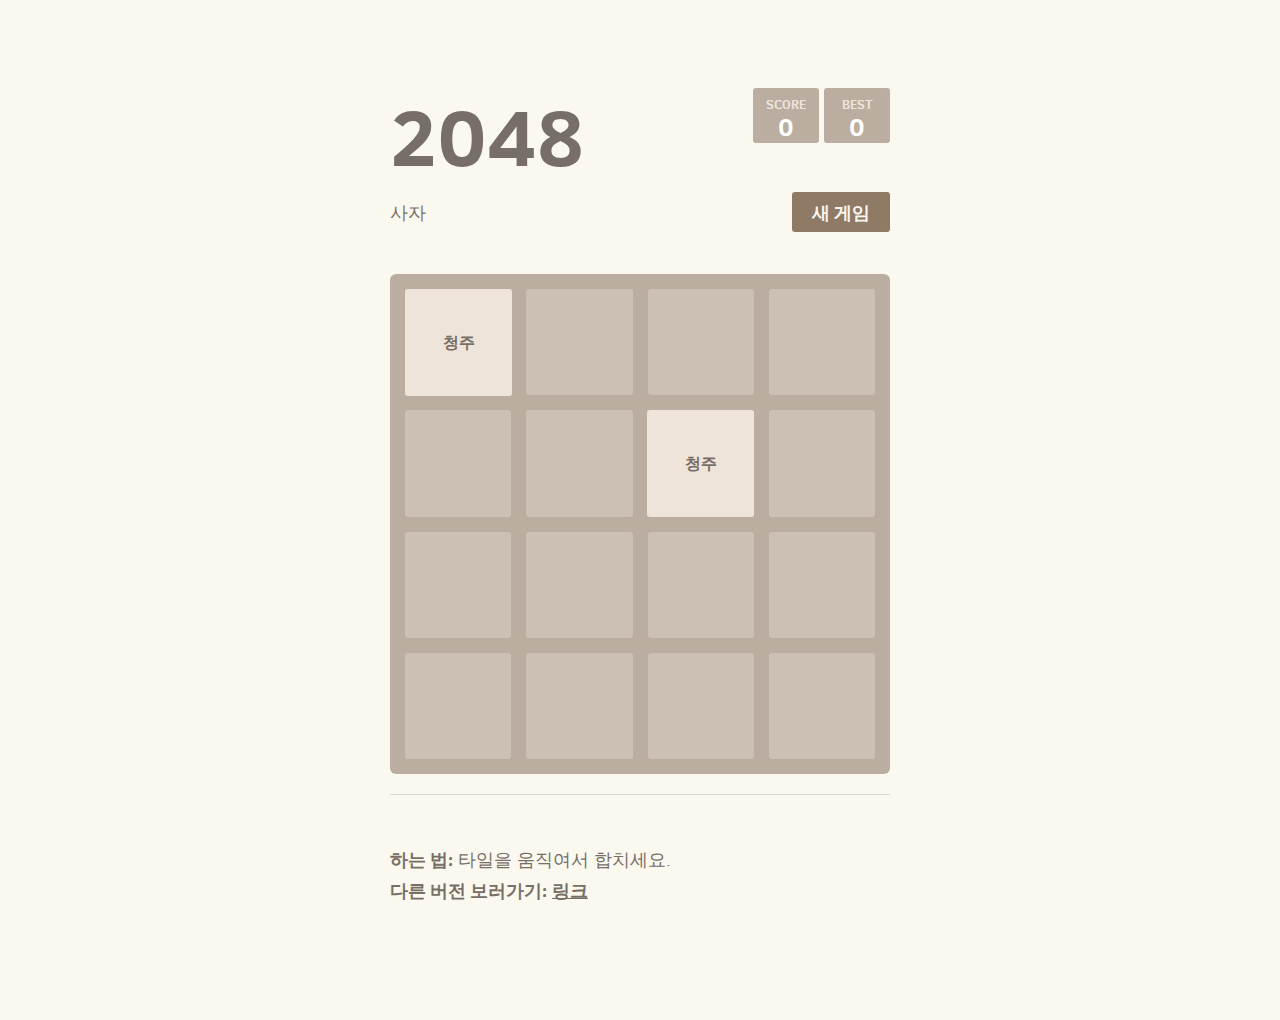
<file: index.html>
<!DOCTYPE html>
<html>
<head>
  <meta charset="utf-8">
  <title>LAND_2048</title>

  <link href="style/main.css" rel="stylesheet" type="text/css">
  <link rel="shortcut icon" href="favicon.ico">
  <link rel="apple-touch-icon" href="meta/apple-touch-icon.png">
  <link rel="apple-touch-startup-image" href="meta/apple-touch-startup-image-640x1096.png" media="(device-width: 320px) and (device-height: 568px) and (-webkit-device-pixel-ratio: 2)"> <!-- iPhone 5+ -->
  <link rel="apple-touch-startup-image" href="meta/apple-touch-startup-image-640x920.png"  media="(device-width: 320px) and (device-height: 480px) and (-webkit-device-pixel-ratio: 2)"> <!-- iPhone, retina -->
  <meta name="apple-mobile-web-app-capable" content="yes">
  <meta name="apple-mobile-web-app-status-bar-style" content="black">

  <meta name="HandheldFriendly" content="True">
  <meta name="MobileOptimized" content="320">
  <meta name="viewport" content="width=device-width, target-densitydpi=160dpi, initial-scale=1.0, maximum-scale=1, user-scalable=no, minimal-ui">

  <style>
    .adfit {
      margin: 0 auto;
    }
  </style>
</head>
<body>
  <div class="container">
    <div class="adfit" id='id_adfit'>
      <ins class="kakao_ad_area" style="display:none;" 
        data-ad-unit    = "DAN-Sddem7tgB1LzgvVr" 
        data-ad-width   = "320" 
        data-ad-height  = "50"></ins> 
        <script type="text/javascript" src="//t1.daumcdn.net/kas/static/ba.min.js" async></script>
    </div>

    <div class="heading">
      <h1 class="title">2048</h1>
      <div class="scores-container">
        <div class="score-container">0</div>
        <div class="best-container">0</div>
      </div>
    </div>

    <div class="above-game">
      <p class="game-intro">사자</p>
      <a class="restart-button">새 게임</a>
    </div>

    <div class="game-container">
      <div class="game-message">
        <p></p>
        <div class="lower">
	        <a class="keep-playing-button">계속하기</a>
          <a class="retry-button">한 번 더!</a>
        </div>
      </div>

      <div class="grid-container">
        <div class="grid-row">
          <div class="grid-cell"></div>
          <div class="grid-cell"></div>
          <div class="grid-cell"></div>
          <div class="grid-cell"></div>
        </div>
        <div class="grid-row">
          <div class="grid-cell"></div>
          <div class="grid-cell"></div>
          <div class="grid-cell"></div>
          <div class="grid-cell"></div>
        </div>
        <div class="grid-row">
          <div class="grid-cell"></div>
          <div class="grid-cell"></div>
          <div class="grid-cell"></div>
          <div class="grid-cell"></div>
        </div>
        <div class="grid-row">
          <div class="grid-cell"></div>
          <div class="grid-cell"></div>
          <div class="grid-cell"></div>
          <div class="grid-cell"></div>
        </div>
      </div>

      <div class="tile-container">

      </div>

    </div>

    <hr>
    <p class="game-explanation">
      <strong class="important">하는 법:</strong> 타일을 움직여서 합치세요.<br>
      <strong class="important">다른 버전 보러가기:</strong> <a href="https://jjisu89.github.io/" target="_blank">링크</a>
    </p>
    <!-- <hr>
    <p>
    <strong class="important">Note:</strong> This site is not the official version of 2048. You can play it on your phone via <a href="http://git.io/2048">http://git.io/2048.</a> All other apps or sites are derivatives or fakes, and should be used with caution.
    </p> -->
    <!-- <p>
    Modified by some UAENA. Originally Created by <a href="http://gabrielecirulli.com" target="_blank">Gabriele Cirulli.</a> 
    </p> -->
    <br>
    <div class="adfit" id='id_adfit'>
      <ins class="kakao_ad_area" style="display:none;" 
        data-ad-unit    = "DAN-FsG9v9CbhqpTYdsb" 
        data-ad-width   = "320" 
        data-ad-height  = "100"></ins> 
        <script type="text/javascript" src="//t1.daumcdn.net/kas/static/ba.min.js" async></script>
    </div>
  </div>

  <script src="js/bind_polyfill.js"></script>
  <script src="js/classlist_polyfill.js"></script>
  <script src="js/animframe_polyfill.js"></script>
  <script src="js/keyboard_input_manager.js"></script>
  <script src="js/html_actuator.js"></script>
  <script src="js/grid.js"></script>
  <script src="js/tile.js"></script>
  <script src="js/local_storage_manager.js"></script>
  <script src="js/game_manager.js"></script>
  <script src="js/application.js"></script>
</body>
</html>
</file>
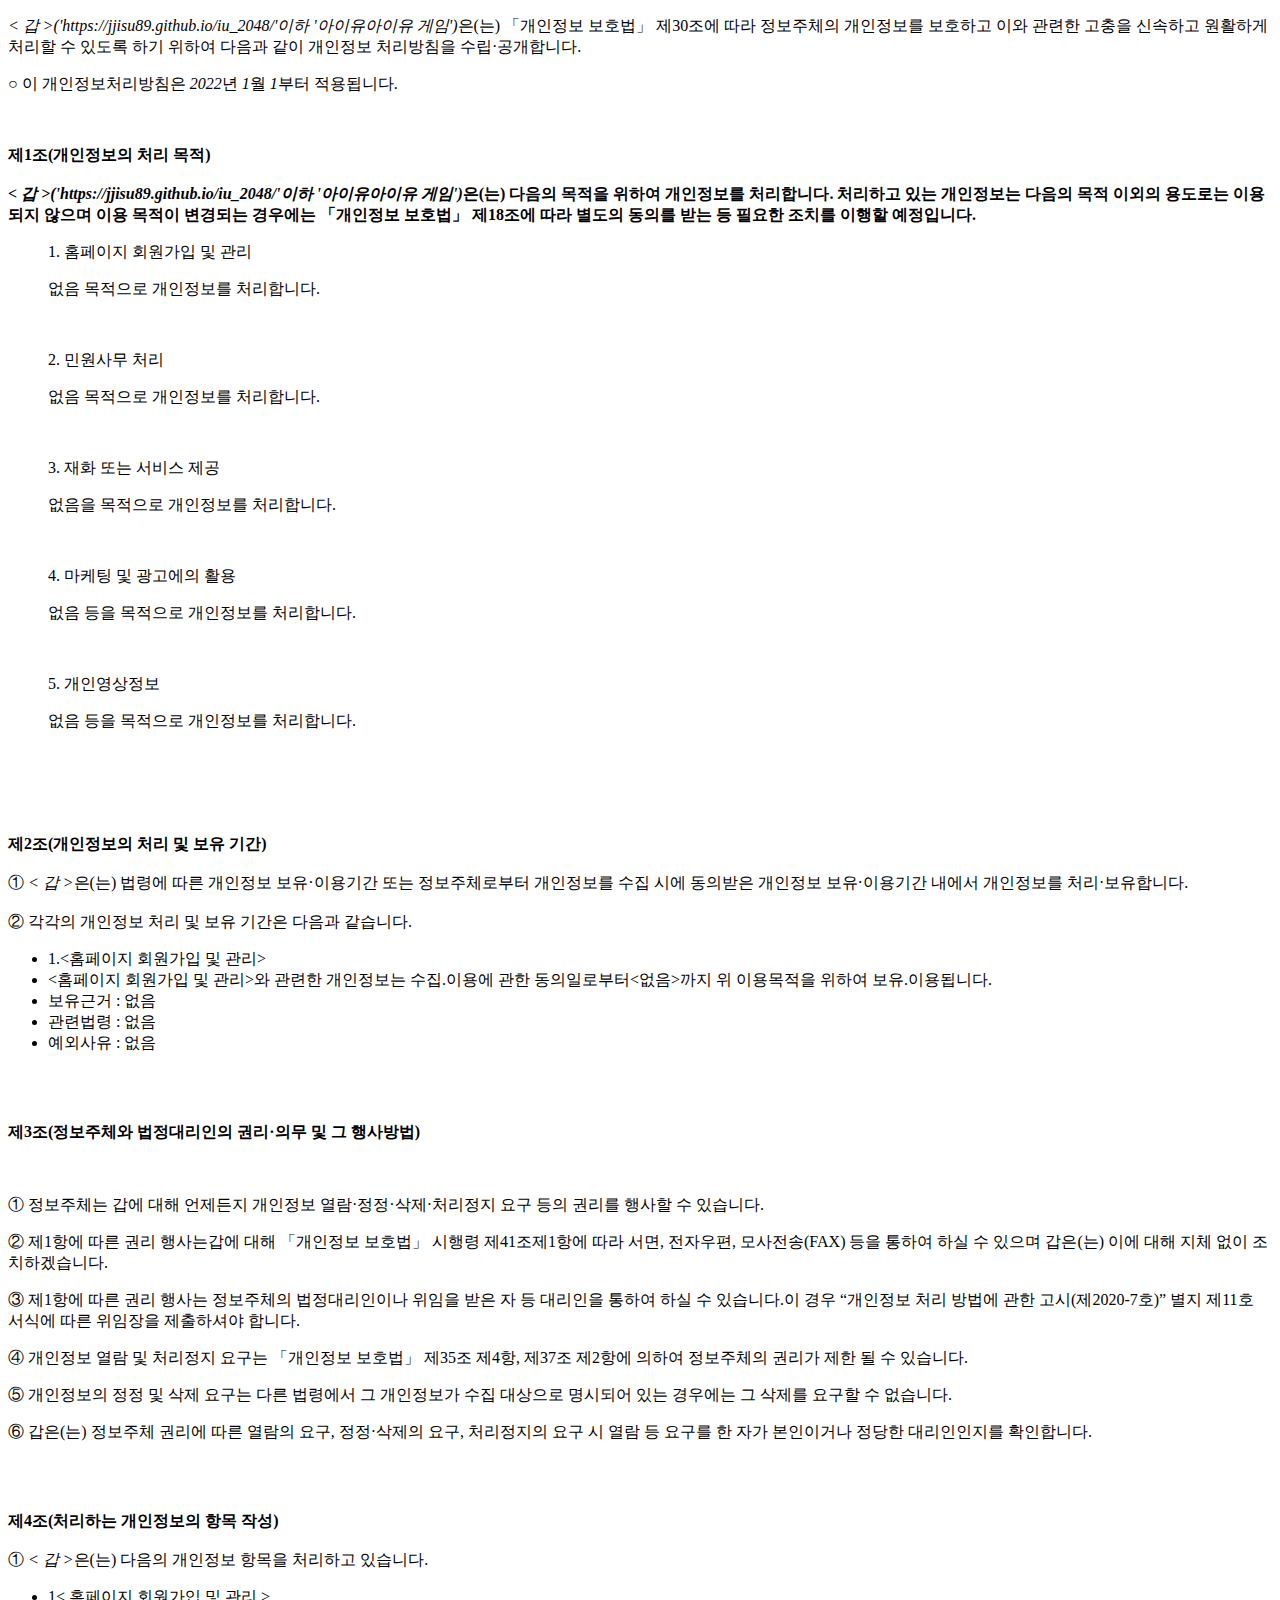
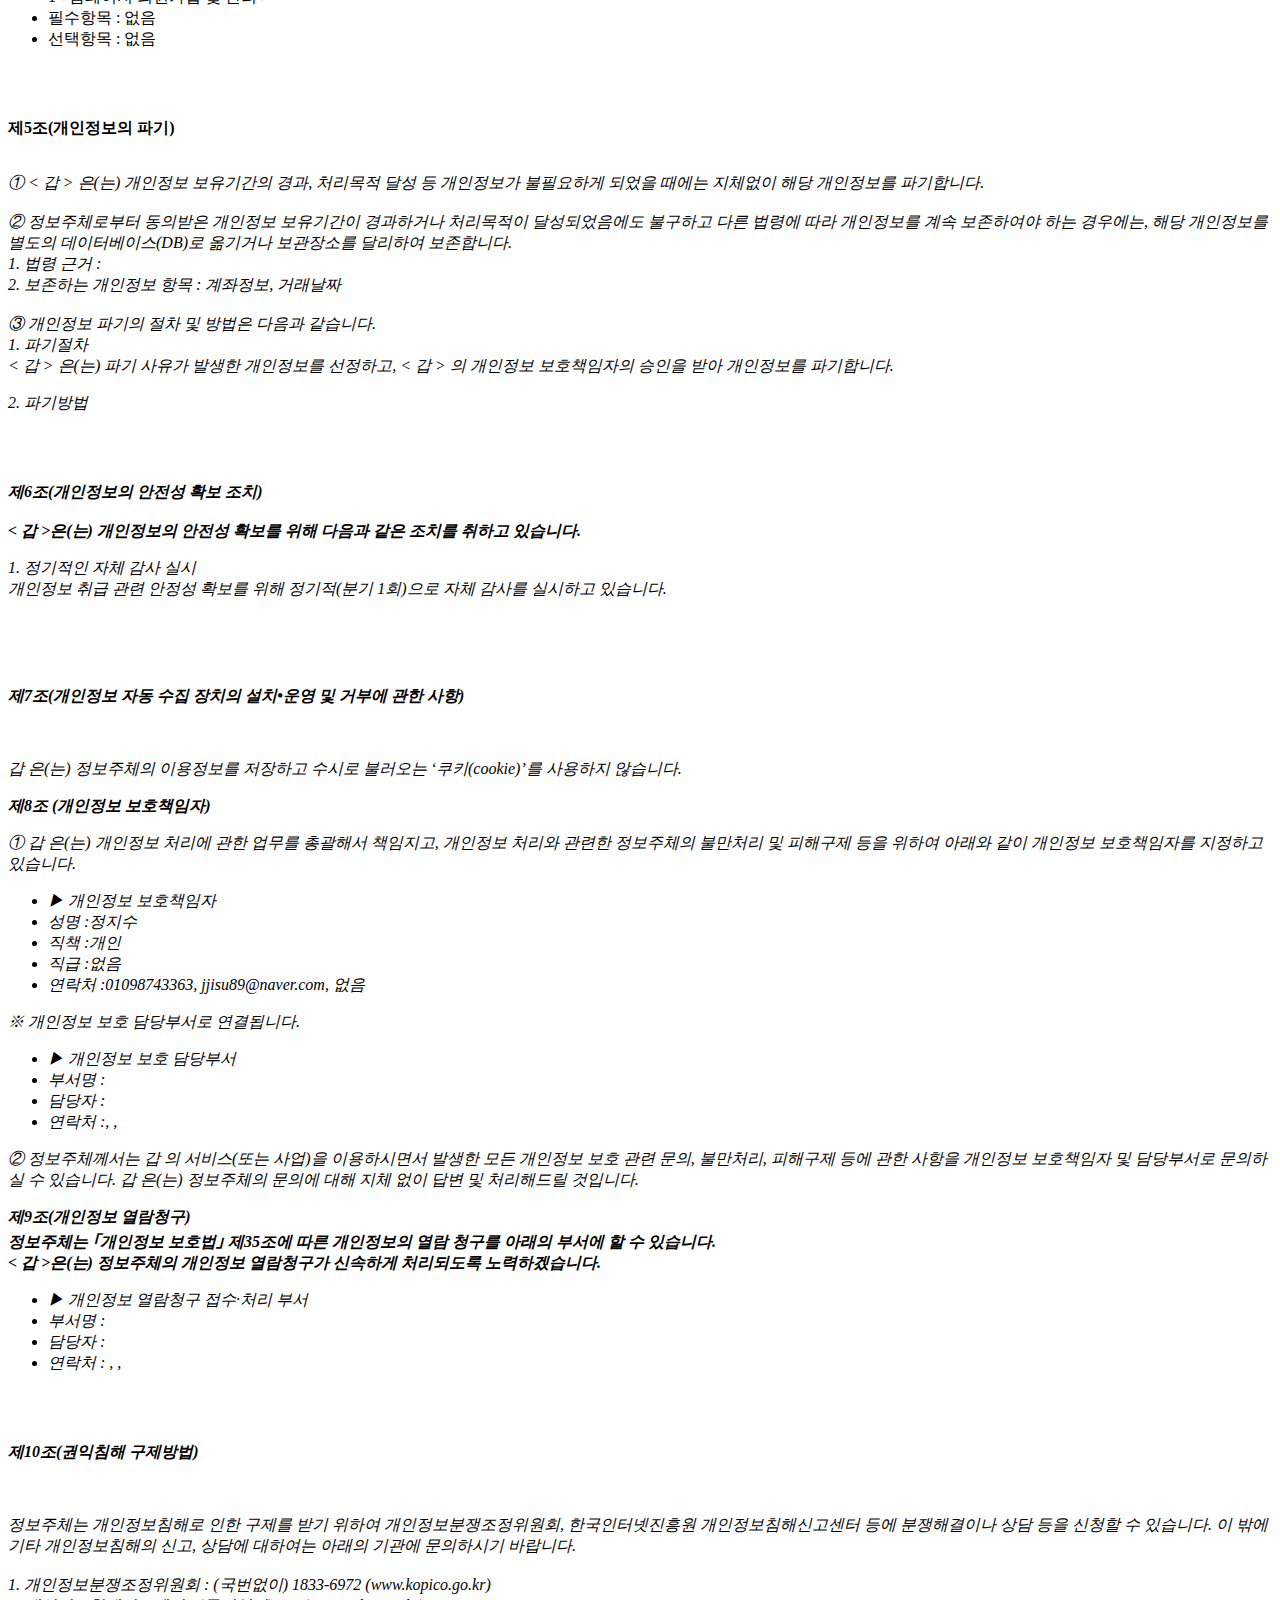
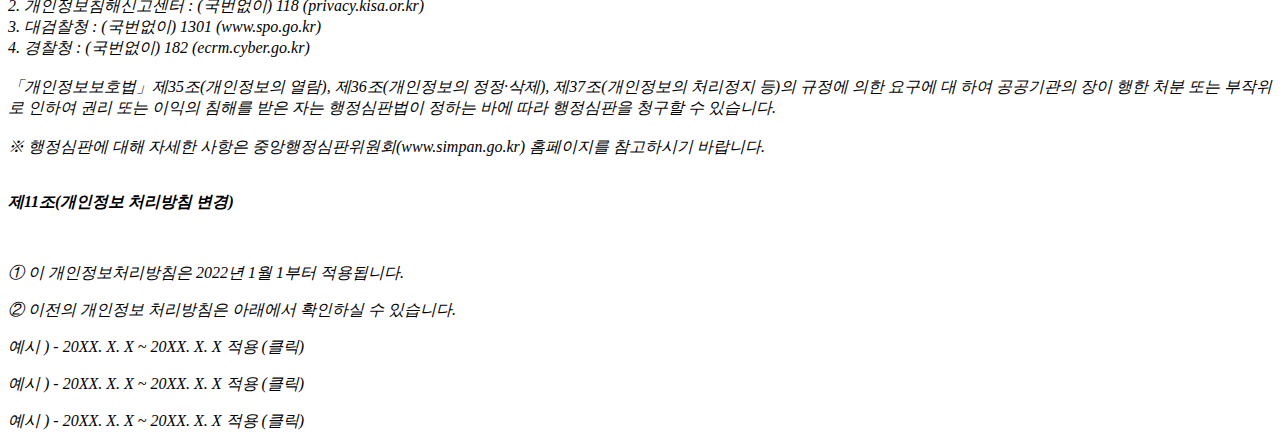
<file: privacy.html>
<!DOCTYPE html PUBLIC "-//W3C//DTD XHTML 1.0 Transitional//EN" "http://www.w3.org/TR/xhtml1/DTD/xhtml1-transitional.dtd">
<html xmlns="http://www.w3.org/1999/xhtml" xml:lang="ko" lang="ko">
<head>
<meta http-equiv="Content-Type" content="text/html; charset=UTF-8">


<title>개인정보처리방침</title>
</head>
<body>
	<p> <p class="ls2 lh6 bs5 ts4"><em class="emphasis">< 갑 >('https://jjisu89.github.io/iu_2048/'이하 '아이유아이유 게임')</em>은(는) 「개인정보 보호법」 제30조에 따라 정보주체의 개인정보를 보호하고 이와 관련한 고충을 신속하고 원활하게 처리할 수 있도록 하기 위하여 다음과 같이 개인정보 처리방침을 수립·공개합니다.</p><p class="ls2">○ 이 개인정보처리방침은 <em class="emphasis">2022</em>년 <em class="emphasis">1</em>월 <em class="emphasis">1</em>부터 적용됩니다.</p></br><p class='lh6 bs4'><strong>제1조(개인정보의 처리 목적)<br/><br/><em class="emphasis">< 갑 >('https://jjisu89.github.io/iu_2048/'이하  '아이유아이유 게임')</em>은(는) 다음의 목적을 위하여 개인정보를 처리합니다. 처리하고 있는 개인정보는 다음의 목적 이외의 용도로는 이용되지 않으며 이용 목적이 변경되는 경우에는 「개인정보 보호법」 제18조에 따라 별도의 동의를 받는 등 필요한 조치를 이행할 예정입니다.</strong></p><ul class="list_indent2 mgt10"><p class="ls2">1. 홈페이지 회원가입 및 관리</p><p class="ls2">없음 목적으로 개인정보를 처리합니다.</p></br><p class="ls2">2. 민원사무 처리</p><p class="ls2">없음 목적으로 개인정보를 처리합니다.</p></br><p class="ls2">3. 재화 또는 서비스 제공</p><p class="ls2">없음을 목적으로 개인정보를 처리합니다.</p></br><p class="ls2">4. 마케팅 및 광고에의 활용</p><p class="ls2">없음 등을 목적으로 개인정보를 처리합니다.</p></br><p class="ls2">5. 개인영상정보</p><p class="ls2">없음 등을 목적으로 개인정보를 처리합니다.</p></br></ul></br></br><p class='lh6 bs4'><strong>제2조(개인정보의 처리 및 보유 기간)</strong></br></br>① <em class="emphasis">< 갑 ></em>은(는) 법령에 따른 개인정보 보유·이용기간 또는 정보주체로부터 개인정보를 수집 시에 동의받은 개인정보 보유·이용기간 내에서 개인정보를 처리·보유합니다.</br></br>② 각각의 개인정보 처리 및 보유 기간은 다음과 같습니다.</p><ul class='list_indent2 mgt10'><li class='tt'>1.<홈페이지 회원가입 및 관리></li><li class='tt'><홈페이지 회원가입 및 관리>와 관련한 개인정보는 수집.이용에 관한 동의일로부터<없음>까지 위 이용목적을 위하여 보유.이용됩니다.</li><li>보유근거 : 없음</li><li>관련법령 : 없음</li><li>예외사유 : 없음</li></ul><br/><br/><p class="lh6 bs4"><strong>제3조(정보주체와 법정대리인의 권리·의무 및 그 행사방법)</strong></p><p class="ls2"><br/><br/>① 정보주체는 갑에 대해 언제든지 개인정보 열람·정정·삭제·처리정지 요구 등의 권리를 행사할 수 있습니다.</p><p class='sub_p'>② 제1항에 따른 권리 행사는갑에 대해 「개인정보 보호법」 시행령 제41조제1항에 따라 서면, 전자우편, 모사전송(FAX) 등을 통하여 하실 수 있으며 갑은(는) 이에 대해 지체 없이 조치하겠습니다.</p><p class='sub_p'>③ 제1항에 따른 권리 행사는 정보주체의 법정대리인이나 위임을 받은 자 등 대리인을 통하여 하실 수 있습니다.이 경우 “개인정보 처리 방법에 관한 고시(제2020-7호)” 별지 제11호 서식에 따른 위임장을 제출하셔야 합니다.</p><p class='sub_p'>④ 개인정보 열람 및 처리정지 요구는  「개인정보 보호법」  제35조 제4항, 제37조 제2항에 의하여 정보주체의 권리가 제한 될 수 있습니다.</p><p class='sub_p'>⑤ 개인정보의 정정 및 삭제 요구는 다른 법령에서 그 개인정보가 수집 대상으로 명시되어 있는 경우에는 그 삭제를 요구할 수 없습니다.</p><p class='sub_p'>⑥ 갑은(는) 정보주체 권리에 따른 열람의 요구, 정정·삭제의 요구, 처리정지의 요구 시 열람 등 요구를 한 자가 본인이거나 정당한 대리인인지를 확인합니다.</p></br></br><p class='lh6 bs4'><strong>제4조(처리하는 개인정보의 항목 작성) </strong></br></br> ① <em class="emphasis">< 갑 ></em>은(는) 다음의 개인정보 항목을 처리하고 있습니다.</p><ul class='list_indent2 mgt10'><li class='tt'>1< 홈페이지 회원가입 및 관리 ></li><li>필수항목 : 없음</li><li>선택항목 : 없음</li></ul></br></br><p class='lh6 bs4'><strong>제5조(개인정보의 파기)<em class="emphasis"></strong></p><p class='ls2'></br>① < 갑 > 은(는) 개인정보 보유기간의 경과, 처리목적 달성 등 개인정보가 불필요하게 되었을 때에는 지체없이 해당 개인정보를 파기합니다.</br></br>② 정보주체로부터 동의받은 개인정보 보유기간이 경과하거나 처리목적이 달성되었음에도 불구하고 다른 법령에 따라 개인정보를 계속 보존하여야 하는 경우에는, 해당 개인정보를 별도의 데이터베이스(DB)로 옮기거나 보관장소를 달리하여 보존합니다.</br>1. 법령 근거 :</br>2. 보존하는 개인정보 항목 : 계좌정보, 거래날짜</br></br>③ 개인정보 파기의 절차 및 방법은 다음과 같습니다.</br>1. 파기절차</br> < 갑 > 은(는) 파기 사유가 발생한 개인정보를 선정하고, < 갑 > 의 개인정보 보호책임자의 승인을 받아 개인정보를 파기합니다.</br></p><p class='sub_p mgt10'>2. 파기방법</p><p class='sub_p'없음</p></br></br><p class='lh6 bs4'><strong>제6조(개인정보의 안전성 확보 조치)<em class="emphasis"></br></br>< 갑 ></em>은(는) 개인정보의 안전성 확보를 위해 다음과 같은 조치를 취하고 있습니다.</strong></p><p class='sub_p mgt10'>1. 정기적인 자체 감사 실시</br> 개인정보 취급 관련 안정성 확보를 위해 정기적(분기 1회)으로 자체 감사를 실시하고 있습니다.</br></br></p></br></br><p class="lh6 bs4"><strong>제7조(개인정보 자동 수집 장치의 설치•운영 및 거부에 관한 사항)</strong></p><p class="ls2"><br/><br/>갑 은(는) 정보주체의 이용정보를 저장하고 수시로 불러오는 ‘쿠키(cookie)’를 사용하지 않습니다.<p class='sub_p mgt30'><strong>제8조 (개인정보 보호책임자) </strong></p><p class='sub_p mgt10'> ①  <span class='colorLightBlue'>갑</span> 은(는) 개인정보 처리에 관한 업무를 총괄해서 책임지고, 개인정보 처리와 관련한 정보주체의 불만처리 및 피해구제 등을 위하여 아래와 같이 개인정보 보호책임자를 지정하고 있습니다.</p><ul class='list_indent2 mgt10'><li class='tt'>▶ 개인정보 보호책임자 </li><li>성명 :정지수</li><li>직책 :개인</li><li>직급 :없음</li><li>연락처 :01098743363, jjisu89@naver.com, 없음</li></ul><p class='sub_p'>※ 개인정보 보호 담당부서로 연결됩니다.<p/> <ul class='list_indent2 mgt10'><li class='tt'>▶ 개인정보 보호 담당부서</li><li>부서명 :</li><li>담당자 :</li><li>연락처 :, , </li></ul><p class='sub_p'>② 정보주체께서는 갑 의 서비스(또는 사업)을 이용하시면서 발생한 모든 개인정보 보호 관련 문의, 불만처리, 피해구제 등에 관한 사항을 개인정보 보호책임자 및 담당부서로 문의하실 수 있습니다. 갑 은(는) 정보주체의 문의에 대해 지체 없이 답변 및 처리해드릴 것입니다.</p><p class='sub_p mgt30'><strong>제9조(개인정보 열람청구)</br> 정보주체는 ｢개인정보 보호법｣ 제35조에 따른 개인정보의 열람 청구를 아래의 부서에 할 수 있습니다.<br/>< 갑 ></span>은(는) 정보주체의 개인정보 열람청구가 신속하게 처리되도록 노력하겠습니다. </strong></p><ul class='list_indent2 mgt10'><li class='tt'>▶ 개인정보 열람청구 접수·처리 부서 </li><li>부서명 : </li><li>담당자 : </li><li>연락처 : , , </li></ul></br></br><p class='lh6 bs4'><strong>제10조(권익침해 구제방법)<em class="emphasis"></em></strong></p><br/><br/>정보주체는 개인정보침해로 인한 구제를 받기 위하여 개인정보분쟁조정위원회, 한국인터넷진흥원 개인정보침해신고센터 등에 분쟁해결이나 상담 등을 신청할 수 있습니다. 이 밖에 기타 개인정보침해의 신고, 상담에 대하여는 아래의 기관에 문의하시기 바랍니다.<br/><br/>



  1. 개인정보분쟁조정위원회 : (국번없이) 1833-6972 (www.kopico.go.kr)<br/>

  2. 개인정보침해신고센터 : (국번없이) 118 (privacy.kisa.or.kr)<br/>

  3. 대검찰청 : (국번없이) 1301 (www.spo.go.kr)<br/>

  4. 경찰청 : (국번없이) 182 (ecrm.cyber.go.kr)<br/><br/>



「개인정보보호법」제35조(개인정보의 열람), 제36조(개인정보의 정정·삭제), 제37조(개인정보의 처리정지 등)의 규정에 의한 요구에 대 하여 공공기관의 장이 행한 처분 또는 부작위로 인하여 권리 또는 이익의 침해를 받은 자는 행정심판법이 정하는 바에 따라 행정심판을 청구할 수 있습니다.<br/><br/>



※ 행정심판에 대해 자세한 사항은 중앙행정심판위원회(www.simpan.go.kr) 홈페이지를 참고하시기 바랍니다.</br></br><p class='lh6 bs4'><strong>제11조(개인정보 처리방침 변경)<em class="emphasis"></em></strong></p><br/></p><p class='sub_p'>① 이 개인정보처리방침은 2022년 1월 1부터 적용됩니다.</p><p class='sub_p'></p><p class='sub_p'></p><p class='sub_p'>② 이전의 개인정보 처리방침은 아래에서 확인하실 수 있습니다. </p><p class='sub_p'></p><p class='sub_p'></p><p class='sub_p'>예시 ) - 20XX. X. X ~ 20XX. X. X 적용   (클릭) </p><p class='sub_p'></p><p class='sub_p'></p><p class='sub_p'>예시 ) - 20XX. X. X ~ 20XX. X. X 적용   (클릭) </p><p class='sub_p'></p><p class='sub_p'></p><p class='sub_p'>예시 ) - 20XX. X. X ~ 20XX. X. X 적용   (클릭)</p></p>
</body>
</html>
</file>
<file: style/main.css>
@import url(fonts/clear-sans.css);
html, body {
  margin: 0;
  padding: 0;
  background: #faf8ef;
  color: #776e65;
  font-family: "Clear Sans", "Helvetica Neue", Arial, sans-serif;
  font-size: 18px; }

body {
  margin: 80px 0; }

.heading:after {
  content: "";
  display: block;
  clear: both; }

h1.title {
  font-size: 80px;
  font-weight: bold;
  margin: 0;
  display: block;
  float: left; }

@-webkit-keyframes move-up {
  0% {
    top: 25px;
    opacity: 1; }

  100% {
    top: -50px;
    opacity: 0; } }
@-moz-keyframes move-up {
  0% {
    top: 25px;
    opacity: 1; }

  100% {
    top: -50px;
    opacity: 0; } }
@keyframes move-up {
  0% {
    top: 25px;
    opacity: 1; }

  100% {
    top: -50px;
    opacity: 0; } }
.scores-container {
  float: right;
  text-align: right; }

.score-container, .best-container {
  position: relative;
  display: inline-block;
  background: #bbada0;
  padding: 15px 25px;
  font-size: 25px;
  height: 25px;
  line-height: 47px;
  font-weight: bold;
  border-radius: 3px;
  color: white;
  margin-top: 8px;
  text-align: center; }
  .score-container:after, .best-container:after {
    position: absolute;
    width: 100%;
    top: 10px;
    left: 0;
    text-transform: uppercase;
    font-size: 13px;
    line-height: 13px;
    text-align: center;
    color: #eee4da; }
  .score-container .score-addition, .best-container .score-addition {
    position: absolute;
    right: 30px;
    color: red;
    font-size: 25px;
    line-height: 25px;
    font-weight: bold;
    color: rgba(119, 110, 101, 0.9);
    z-index: 100;
    -webkit-animation: move-up 600ms ease-in;
    -moz-animation: move-up 600ms ease-in;
    animation: move-up 600ms ease-in;
    -webkit-animation-fill-mode: both;
    -moz-animation-fill-mode: both;
    animation-fill-mode: both; }

.score-container:after {
  content: "Score"; }

.best-container:after {
  content: "Best"; }

p {
  margin-top: 0;
  margin-bottom: 10px;
  line-height: 1.65; }

a {
  color: #776e65;
  font-weight: bold;
  text-decoration: underline;
  cursor: pointer; }

strong.important {
  text-transform: uppercase; }

hr {
  border: none;
  border-bottom: 1px solid #d8d4d0;
  margin-top: 20px;
  margin-bottom: 30px; }

.container {
  width: 500px;
  margin: 0 auto; }

@-webkit-keyframes fade-in {
  0% {
    opacity: 0; }

  100% {
    opacity: 1; } }
@-moz-keyframes fade-in {
  0% {
    opacity: 0; }

  100% {
    opacity: 1; } }
@keyframes fade-in {
  0% {
    opacity: 0; }

  100% {
    opacity: 1; } }
.game-container {
  margin-top: 40px;
  position: relative;
  padding: 15px;
  cursor: default;
  -webkit-touch-callout: none;
  -ms-touch-callout: none;
  -webkit-user-select: none;
  -moz-user-select: none;
  -ms-user-select: none;
  -ms-touch-action: none;
  touch-action: none;
  background: #bbada0;
  border-radius: 6px;
  width: 500px;
  height: 500px;
  -webkit-box-sizing: border-box;
  -moz-box-sizing: border-box;
  box-sizing: border-box; }
  .game-container .game-message {
    display: none;
    position: absolute;
    top: 0;
    right: 0;
    bottom: 0;
    left: 0;
    background: rgba(238, 228, 218, 0.5);
    z-index: 100;
    text-align: center;
    -webkit-animation: fade-in 800ms ease 1200ms;
    -moz-animation: fade-in 800ms ease 1200ms;
    animation: fade-in 800ms ease 1200ms;
    -webkit-animation-fill-mode: both;
    -moz-animation-fill-mode: both;
    animation-fill-mode: both; }
    .game-container .game-message p {
      font-size: 60px;
      font-weight: bold;
      height: 60px;
      line-height: 60px;
      margin-top: 222px; }
    .game-container .game-message .lower {
      display: block;
      margin-top: 59px; }
    .game-container .game-message a {
      display: inline-block;
      background: #8f7a66;
      border-radius: 3px;
      padding: 0 20px;
      text-decoration: none;
      color: #f9f6f2;
      height: 40px;
      line-height: 42px;
      margin-left: 9px; }
      .game-container .game-message a.keep-playing-button {
        display: none; }
    .game-container .game-message.game-won {
      background: rgba(237, 194, 46, 0.5);
      color: #f9f6f2; }
      .game-container .game-message.game-won a.keep-playing-button {
        display: inline-block; }
    .game-container .game-message.game-won, .game-container .game-message.game-over {
      display: block; }

.grid-container {
  position: absolute;
  z-index: 1; }

.grid-row {
  margin-bottom: 15px; }
  .grid-row:last-child {
    margin-bottom: 0; }
  .grid-row:after {
    content: "";
    display: block;
    clear: both; }

.grid-cell {
  width: 106.25px;
  height: 106.25px;
  margin-right: 15px;
  float: left;
  border-radius: 3px;
  background: rgba(238, 228, 218, 0.35); }
  .grid-cell:last-child {
    margin-right: 0; }

.tile-container {
  position: absolute;
  z-index: 2; }

.tile, .tile .tile-inner {
  width: 107px;
  height: 107px;
  line-height: 107px; }
.tile.tile-position-1-1 {
  -webkit-transform: translate(0px, 0px);
  -moz-transform: translate(0px, 0px);
  -ms-transform: translate(0px, 0px);
  transform: translate(0px, 0px); }
.tile.tile-position-1-2 {
  -webkit-transform: translate(0px, 121px);
  -moz-transform: translate(0px, 121px);
  -ms-transform: translate(0px, 121px);
  transform: translate(0px, 121px); }
.tile.tile-position-1-3 {
  -webkit-transform: translate(0px, 242px);
  -moz-transform: translate(0px, 242px);
  -ms-transform: translate(0px, 242px);
  transform: translate(0px, 242px); }
.tile.tile-position-1-4 {
  -webkit-transform: translate(0px, 363px);
  -moz-transform: translate(0px, 363px);
  -ms-transform: translate(0px, 363px);
  transform: translate(0px, 363px); }
.tile.tile-position-2-1 {
  -webkit-transform: translate(121px, 0px);
  -moz-transform: translate(121px, 0px);
  -ms-transform: translate(121px, 0px);
  transform: translate(121px, 0px); }
.tile.tile-position-2-2 {
  -webkit-transform: translate(121px, 121px);
  -moz-transform: translate(121px, 121px);
  -ms-transform: translate(121px, 121px);
  transform: translate(121px, 121px); }
.tile.tile-position-2-3 {
  -webkit-transform: translate(121px, 242px);
  -moz-transform: translate(121px, 242px);
  -ms-transform: translate(121px, 242px);
  transform: translate(121px, 242px); }
.tile.tile-position-2-4 {
  -webkit-transform: translate(121px, 363px);
  -moz-transform: translate(121px, 363px);
  -ms-transform: translate(121px, 363px);
  transform: translate(121px, 363px); }
.tile.tile-position-3-1 {
  -webkit-transform: translate(242px, 0px);
  -moz-transform: translate(242px, 0px);
  -ms-transform: translate(242px, 0px);
  transform: translate(242px, 0px); }
.tile.tile-position-3-2 {
  -webkit-transform: translate(242px, 121px);
  -moz-transform: translate(242px, 121px);
  -ms-transform: translate(242px, 121px);
  transform: translate(242px, 121px); }
.tile.tile-position-3-3 {
  -webkit-transform: translate(242px, 242px);
  -moz-transform: translate(242px, 242px);
  -ms-transform: translate(242px, 242px);
  transform: translate(242px, 242px); }
.tile.tile-position-3-4 {
  -webkit-transform: translate(242px, 363px);
  -moz-transform: translate(242px, 363px);
  -ms-transform: translate(242px, 363px);
  transform: translate(242px, 363px); }
.tile.tile-position-4-1 {
  -webkit-transform: translate(363px, 0px);
  -moz-transform: translate(363px, 0px);
  -ms-transform: translate(363px, 0px);
  transform: translate(363px, 0px); }
.tile.tile-position-4-2 {
  -webkit-transform: translate(363px, 121px);
  -moz-transform: translate(363px, 121px);
  -ms-transform: translate(363px, 121px);
  transform: translate(363px, 121px); }
.tile.tile-position-4-3 {
  -webkit-transform: translate(363px, 242px);
  -moz-transform: translate(363px, 242px);
  -ms-transform: translate(363px, 242px);
  transform: translate(363px, 242px); }
.tile.tile-position-4-4 {
  -webkit-transform: translate(363px, 363px);
  -moz-transform: translate(363px, 363px);
  -ms-transform: translate(363px, 363px);
  transform: translate(363px, 363px); }

.tile {
  position: absolute;
  -webkit-transition: 100ms ease-in-out;
  -moz-transition: 100ms ease-in-out;
  transition: 100ms ease-in-out;
  -webkit-transition-property: -webkit-transform;
  -moz-transition-property: -moz-transform;
  transition-property: transform; }
  .tile .tile-inner {
    border-radius: 3px;
    background: #eee4da;
    text-align: center;
    font-weight: bold;
    z-index: 10;
    font-size: 55px; }
  .tile.tile-2 .tile-inner {
    background: #eee4da;
    box-shadow: 0 0 30px 10px rgba(243, 215, 116, 0), inset 0 0 0 1px rgba(255, 255, 255, 0);
    font-size: 16px; }
  .tile.tile-4 .tile-inner {
    background: #ede0c8;
    box-shadow: 0 0 30px 10px rgba(243, 215, 116, 0), inset 0 0 0 1px rgba(255, 255, 255, 0);
    font-size: 16px; }
  .tile.tile-8 .tile-inner {
    color: #f9f6f2;
    background: #f2b179;
    font-size: 16px; }
  .tile.tile-16 .tile-inner {
    color: #f9f6f2;
    background: #f59563; 
    font-size: 16px; }
  .tile.tile-32 .tile-inner {
    color: #f9f6f2;
    background: #f67c5f; 
    font-size: 16px; }
  .tile.tile-64 .tile-inner {
    color: #f9f6f2;
    background: #f65e3b; 
    font-size: 16px; }
  .tile.tile-128 .tile-inner {
    color: #f9f6f2;
    background: #edcf72;
    box-shadow: 0 0 30px 10px rgba(243, 215, 116, 0.2381), inset 0 0 0 1px rgba(255, 255, 255, 0.14286);
    font-size: 16px; }
    @media screen and (max-width: 520px) {
      .tile.tile-128 .tile-inner {
        font-size: 16px; } }
  .tile.tile-256 .tile-inner {
    color: #f9f6f2;
    background: #edcc61;
    box-shadow: 0 0 30px 10px rgba(243, 215, 116, 0.31746), inset 0 0 0 1px rgba(255, 255, 255, 0.19048);
    font-size: 16px; }
    @media screen and (max-width: 520px) {
      .tile.tile-256 .tile-inner {
        font-size: 16px; } }
  .tile.tile-512 .tile-inner {
    color: #f9f6f2;
    background: #edc850;
    box-shadow: 0 0 30px 10px rgba(243, 215, 116, 0.39683), inset 0 0 0 1px rgba(255, 255, 255, 0.2381);
    font-size: 16px; }
    @media screen and (max-width: 520px) {
      .tile.tile-512 .tile-inner {
        font-size: 16px; } }
  .tile.tile-1024 .tile-inner {
    color: #f9f6f2;
    background: #edc53f;
    box-shadow: 0 0 30px 10px rgba(243, 215, 116, 0.47619), inset 0 0 0 1px rgba(255, 255, 255, 0.28571);
    font-size: 16px; }
    @media screen and (max-width: 520px) {
      .tile.tile-1024 .tile-inner {
        font-size: 16px; } }
  .tile.tile-2048 .tile-inner {
    color: #f9f6f2;
    background: #edc22e;
    box-shadow: 0 0 30px 10px rgba(243, 215, 116, 0.55556), inset 0 0 0 1px rgba(255, 255, 255, 0.33333);
    font-size: 16px; }
    @media screen and (max-width: 520px) {
      .tile.tile-2048 .tile-inner {
        font-size: 16px; } }
  .tile.tile-super .tile-inner {
    color: #f9f6f2;
    background: #3c3a32;
    font-size: 16px; }
    @media screen and (max-width: 520px) {
      .tile.tile-super .tile-inner {
        font-size: 16px; } }

@-webkit-keyframes appear {
  0% {
    opacity: 0;
    -webkit-transform: scale(0);
    -moz-transform: scale(0);
    -ms-transform: scale(0);
    transform: scale(0); }

  100% {
    opacity: 1;
    -webkit-transform: scale(1);
    -moz-transform: scale(1);
    -ms-transform: scale(1);
    transform: scale(1); } }
@-moz-keyframes appear {
  0% {
    opacity: 0;
    -webkit-transform: scale(0);
    -moz-transform: scale(0);
    -ms-transform: scale(0);
    transform: scale(0); }

  100% {
    opacity: 1;
    -webkit-transform: scale(1);
    -moz-transform: scale(1);
    -ms-transform: scale(1);
    transform: scale(1); } }
@keyframes appear {
  0% {
    opacity: 0;
    -webkit-transform: scale(0);
    -moz-transform: scale(0);
    -ms-transform: scale(0);
    transform: scale(0); }

  100% {
    opacity: 1;
    -webkit-transform: scale(1);
    -moz-transform: scale(1);
    -ms-transform: scale(1);
    transform: scale(1); } }
.tile-new .tile-inner {
  -webkit-animation: appear 200ms ease 100ms;
  -moz-animation: appear 200ms ease 100ms;
  animation: appear 200ms ease 100ms;
  -webkit-animation-fill-mode: backwards;
  -moz-animation-fill-mode: backwards;
  animation-fill-mode: backwards; }

@-webkit-keyframes pop {
  0% {
    -webkit-transform: scale(0);
    -moz-transform: scale(0);
    -ms-transform: scale(0);
    transform: scale(0); }

  50% {
    -webkit-transform: scale(1.2);
    -moz-transform: scale(1.2);
    -ms-transform: scale(1.2);
    transform: scale(1.2); }

  100% {
    -webkit-transform: scale(1);
    -moz-transform: scale(1);
    -ms-transform: scale(1);
    transform: scale(1); } }
@-moz-keyframes pop {
  0% {
    -webkit-transform: scale(0);
    -moz-transform: scale(0);
    -ms-transform: scale(0);
    transform: scale(0); }

  50% {
    -webkit-transform: scale(1.2);
    -moz-transform: scale(1.2);
    -ms-transform: scale(1.2);
    transform: scale(1.2); }

  100% {
    -webkit-transform: scale(1);
    -moz-transform: scale(1);
    -ms-transform: scale(1);
    transform: scale(1); } }
@keyframes pop {
  0% {
    -webkit-transform: scale(0);
    -moz-transform: scale(0);
    -ms-transform: scale(0);
    transform: scale(0); }

  50% {
    -webkit-transform: scale(1.2);
    -moz-transform: scale(1.2);
    -ms-transform: scale(1.2);
    transform: scale(1.2); }

  100% {
    -webkit-transform: scale(1);
    -moz-transform: scale(1);
    -ms-transform: scale(1);
    transform: scale(1); } }
.tile-merged .tile-inner {
  z-index: 20;
  -webkit-animation: pop 200ms ease 100ms;
  -moz-animation: pop 200ms ease 100ms;
  animation: pop 200ms ease 100ms;
  -webkit-animation-fill-mode: backwards;
  -moz-animation-fill-mode: backwards;
  animation-fill-mode: backwards; }

.above-game:after {
  content: "";
  display: block;
  clear: both; }

.game-intro {
  float: left;
  line-height: 42px;
  margin-bottom: 0; }

.restart-button {
  display: inline-block;
  background: #8f7a66;
  border-radius: 3px;
  padding: 0 20px;
  text-decoration: none;
  color: #f9f6f2;
  height: 40px;
  line-height: 42px;
  display: block;
  text-align: center;
  float: right; }

.game-explanation {
  margin-top: 50px; }

@media screen and (max-width: 520px) {
  html, body {
    font-size: 15px; }

  body {
    margin: 20px 0;
    padding: 0 20px; }

  h1.title {
    font-size: 27px;
    margin-top: 15px; }

  .container {
    width: 280px;
    margin: 0 auto; }

  .score-container, .best-container {
    margin-top: 0;
    padding: 15px 10px;
    min-width: 40px; }

  .heading {
    margin-bottom: 10px; }

  .game-intro {
    width: 55%;
    display: block;
    box-sizing: border-box;
    line-height: 1.65; }

  .restart-button {
    width: 42%;
    padding: 0;
    display: block;
    box-sizing: border-box;
    margin-top: 2px; }

  .game-container {
    margin-top: 17px;
    position: relative;
    padding: 10px;
    cursor: default;
    -webkit-touch-callout: none;
    -ms-touch-callout: none;
    -webkit-user-select: none;
    -moz-user-select: none;
    -ms-user-select: none;
    -ms-touch-action: none;
    touch-action: none;
    background: #bbada0;
    border-radius: 6px;
    width: 280px;
    height: 280px;
    -webkit-box-sizing: border-box;
    -moz-box-sizing: border-box;
    box-sizing: border-box; }
    .game-container .game-message {
      display: none;
      position: absolute;
      top: 0;
      right: 0;
      bottom: 0;
      left: 0;
      background: rgba(238, 228, 218, 0.5);
      z-index: 100;
      text-align: center;
      -webkit-animation: fade-in 800ms ease 1200ms;
      -moz-animation: fade-in 800ms ease 1200ms;
      animation: fade-in 800ms ease 1200ms;
      -webkit-animation-fill-mode: both;
      -moz-animation-fill-mode: both;
      animation-fill-mode: both; }
      .game-container .game-message p {
        font-size: 60px;
        font-weight: bold;
        height: 60px;
        line-height: 60px;
        margin-top: 222px; }
      .game-container .game-message .lower {
        display: block;
        margin-top: 59px; }
      .game-container .game-message a {
        display: inline-block;
        background: #8f7a66;
        border-radius: 3px;
        padding: 0 20px;
        text-decoration: none;
        color: #f9f6f2;
        height: 40px;
        line-height: 42px;
        margin-left: 9px; }
        .game-container .game-message a.keep-playing-button {
          display: none; }
      .game-container .game-message.game-won {
        background: rgba(237, 194, 46, 0.5);
        color: #f9f6f2; }
        .game-container .game-message.game-won a.keep-playing-button {
          display: inline-block; }
      .game-container .game-message.game-won, .game-container .game-message.game-over {
        display: block; }

  .grid-container {
    position: absolute;
    z-index: 1; }

  .grid-row {
    margin-bottom: 10px; }
    .grid-row:last-child {
      margin-bottom: 0; }
    .grid-row:after {
      content: "";
      display: block;
      clear: both; }

  .grid-cell {
    width: 57.5px;
    height: 57.5px;
    margin-right: 10px;
    float: left;
    border-radius: 3px;
    background: rgba(238, 228, 218, 0.35); }
    .grid-cell:last-child {
      margin-right: 0; }

  .tile-container {
    position: absolute;
    z-index: 2; }

  .tile, .tile .tile-inner {
    width: 58px;
    height: 58px;
    line-height: 58px; }
  .tile.tile-position-1-1 {
    -webkit-transform: translate(0px, 0px);
    -moz-transform: translate(0px, 0px);
    -ms-transform: translate(0px, 0px);
    transform: translate(0px, 0px); }
  .tile.tile-position-1-2 {
    -webkit-transform: translate(0px, 67px);
    -moz-transform: translate(0px, 67px);
    -ms-transform: translate(0px, 67px);
    transform: translate(0px, 67px); }
  .tile.tile-position-1-3 {
    -webkit-transform: translate(0px, 135px);
    -moz-transform: translate(0px, 135px);
    -ms-transform: translate(0px, 135px);
    transform: translate(0px, 135px); }
  .tile.tile-position-1-4 {
    -webkit-transform: translate(0px, 202px);
    -moz-transform: translate(0px, 202px);
    -ms-transform: translate(0px, 202px);
    transform: translate(0px, 202px); }
  .tile.tile-position-2-1 {
    -webkit-transform: translate(67px, 0px);
    -moz-transform: translate(67px, 0px);
    -ms-transform: translate(67px, 0px);
    transform: translate(67px, 0px); }
  .tile.tile-position-2-2 {
    -webkit-transform: translate(67px, 67px);
    -moz-transform: translate(67px, 67px);
    -ms-transform: translate(67px, 67px);
    transform: translate(67px, 67px); }
  .tile.tile-position-2-3 {
    -webkit-transform: translate(67px, 135px);
    -moz-transform: translate(67px, 135px);
    -ms-transform: translate(67px, 135px);
    transform: translate(67px, 135px); }
  .tile.tile-position-2-4 {
    -webkit-transform: translate(67px, 202px);
    -moz-transform: translate(67px, 202px);
    -ms-transform: translate(67px, 202px);
    transform: translate(67px, 202px); }
  .tile.tile-position-3-1 {
    -webkit-transform: translate(135px, 0px);
    -moz-transform: translate(135px, 0px);
    -ms-transform: translate(135px, 0px);
    transform: translate(135px, 0px); }
  .tile.tile-position-3-2 {
    -webkit-transform: translate(135px, 67px);
    -moz-transform: translate(135px, 67px);
    -ms-transform: translate(135px, 67px);
    transform: translate(135px, 67px); }
  .tile.tile-position-3-3 {
    -webkit-transform: translate(135px, 135px);
    -moz-transform: translate(135px, 135px);
    -ms-transform: translate(135px, 135px);
    transform: translate(135px, 135px); }
  .tile.tile-position-3-4 {
    -webkit-transform: translate(135px, 202px);
    -moz-transform: translate(135px, 202px);
    -ms-transform: translate(135px, 202px);
    transform: translate(135px, 202px); }
  .tile.tile-position-4-1 {
    -webkit-transform: translate(202px, 0px);
    -moz-transform: translate(202px, 0px);
    -ms-transform: translate(202px, 0px);
    transform: translate(202px, 0px); }
  .tile.tile-position-4-2 {
    -webkit-transform: translate(202px, 67px);
    -moz-transform: translate(202px, 67px);
    -ms-transform: translate(202px, 67px);
    transform: translate(202px, 67px); }
  .tile.tile-position-4-3 {
    -webkit-transform: translate(202px, 135px);
    -moz-transform: translate(202px, 135px);
    -ms-transform: translate(202px, 135px);
    transform: translate(202px, 135px); }
  .tile.tile-position-4-4 {
    -webkit-transform: translate(202px, 202px);
    -moz-transform: translate(202px, 202px);
    -ms-transform: translate(202px, 202px);
    transform: translate(202px, 202px); }

  .tile .tile-inner {
    font-size: 35px; }

  .game-message p {
    font-size: 30px !important;
    height: 30px !important;
    line-height: 30px !important;
    margin-top: 90px !important; }
  .game-message .lower {
    margin-top: 30px !important; } }
</file>
